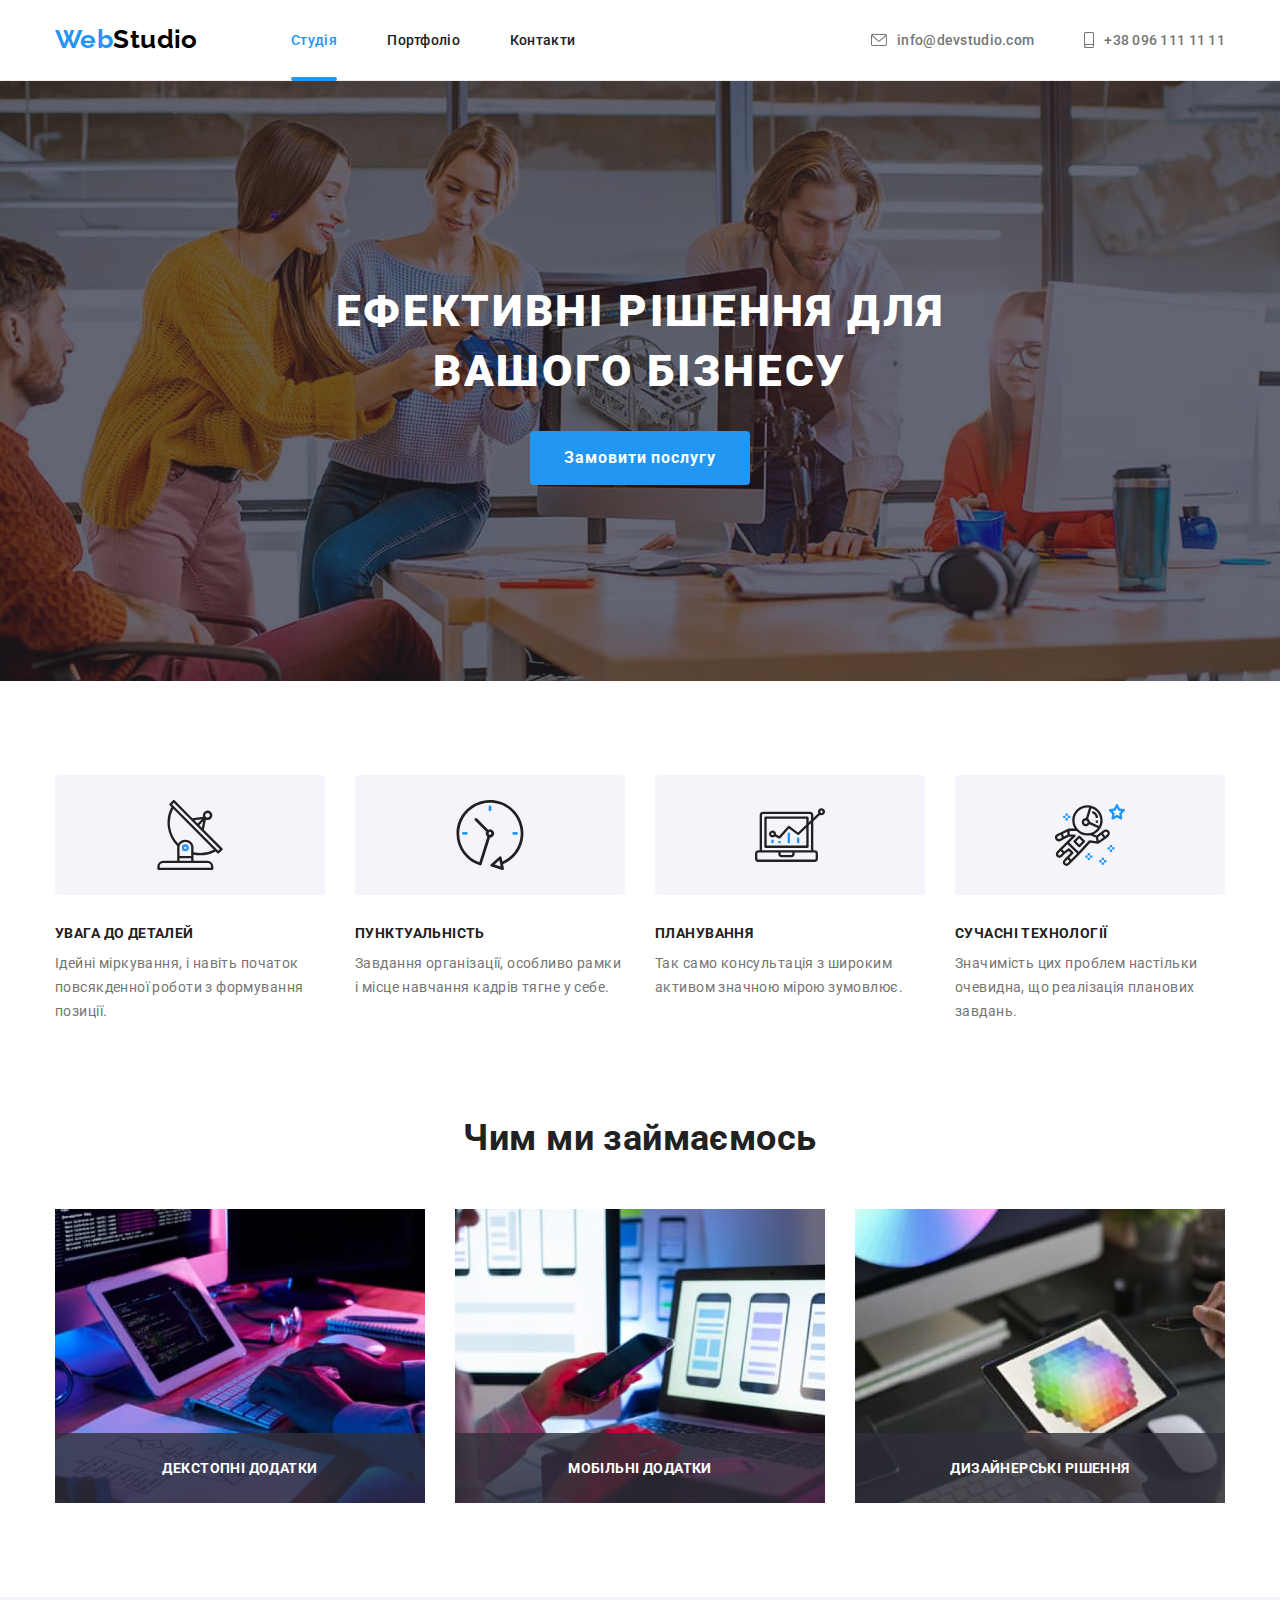
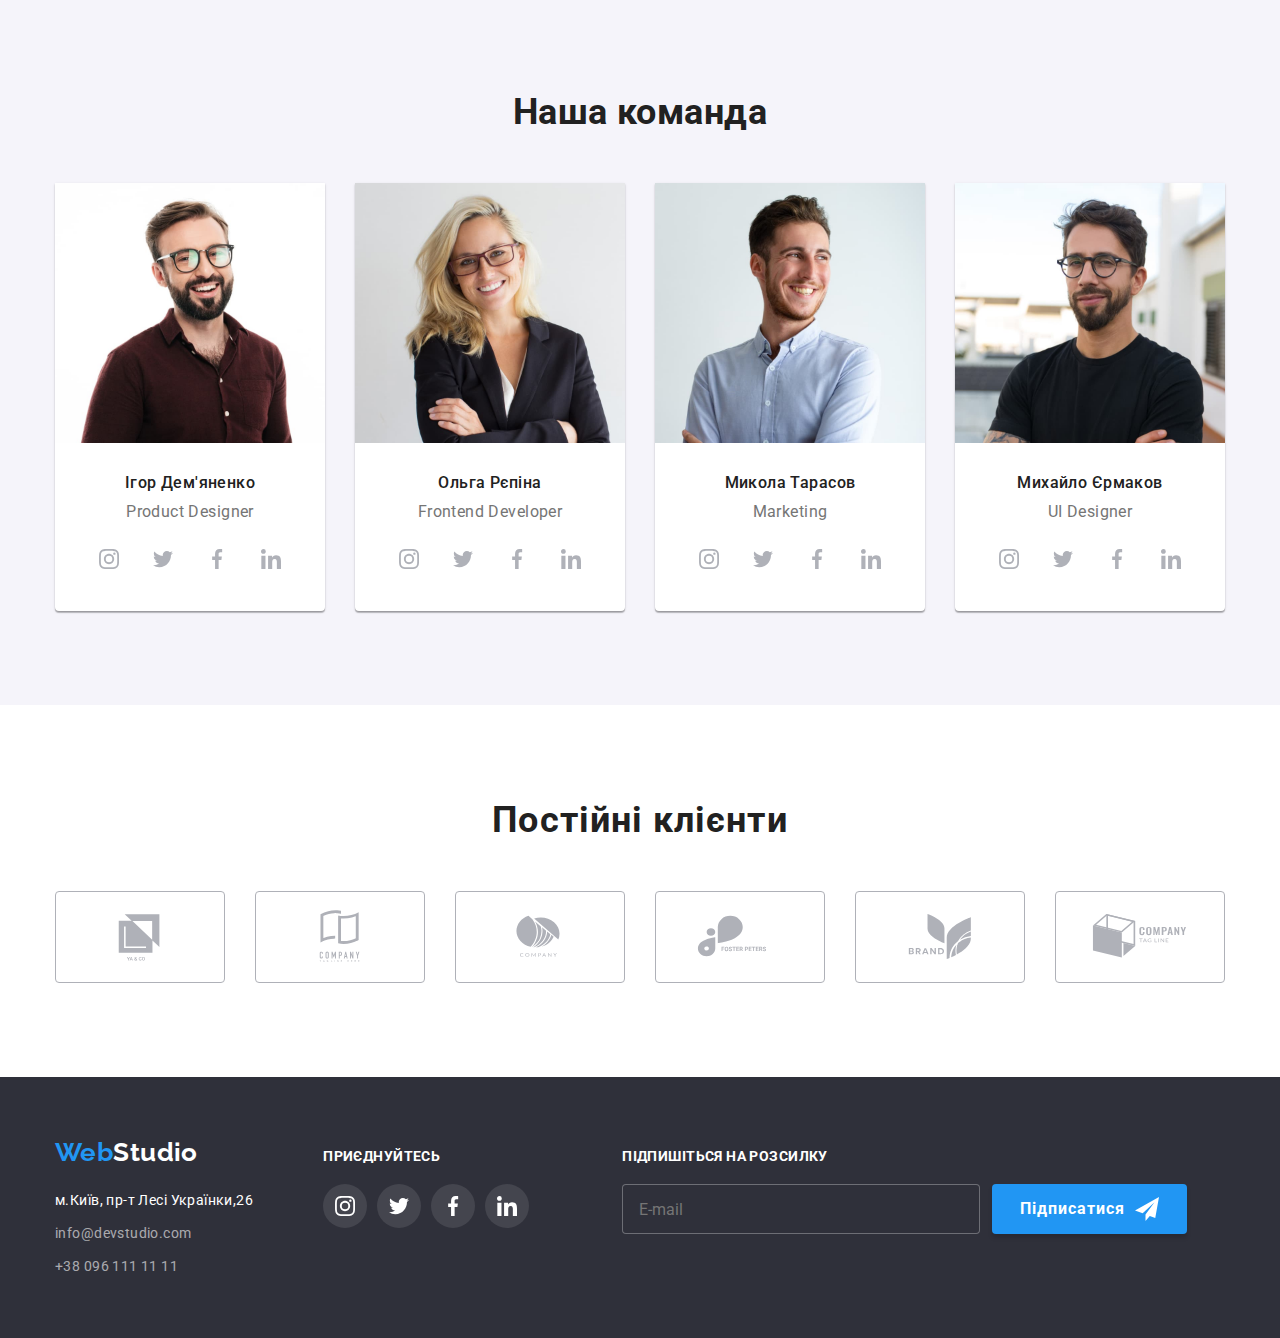
<file: index.html>
<!DOCTYPE html>
<html lang="uk">
  <head>
    <meta charset="UTF-8" />
    <meta http-equiv="X-UA-Compatible" content="IE=edge" />
    <meta name="viewport" content="width=device-width, initial-scale=1.0" />
    <title>WebStudio</title>
    <link rel="stylesheet" href="./css/morden-normalize.css" />
    <link rel="stylesheet" href="./css/styles.css" />
    <link rel="preconnect" href="https://fonts.googleapis.com" />
    <link rel="preconnect" href="https://fonts.gstatic.com" crossorigin />
    <link
      href="https://fonts.googleapis.com/css2?family=Raleway:wght@700&family=Roboto:wght@400;500;700;900&display=swap"
      rel="stylesheet"
    />
  </head>
  <body>
    <header class="page-header">
      <div class="container main-nav">
        <nav class="nav">
          <a href="./index.html" lang="en" class="logo"
            ><span class="logo-web">Web</span
            ><span class="logo-studio">Studio</span></a
          >
          <ul class="site-nav list">
            <li>
              <a href="./index.html" class="link-current">Студія</a>
            </li>
            <li>
              <a href="./portfolio.html" class="link">Портфоліо</a>
            </li>
            <li>
              <a href="#" class="link">Контакти</a>
            </li>
          </ul>
        </nav>
        <ul class="contacts-info list">
          <li>
            <a href="mailto:info@devstudio.com"
              ><svg width="16" height="12">
                <use href="./images/icons.svg#letter"></use></svg
              >info@devstudio.com</a
            >
          </li>
          <li>
            <a href="tel:+380961111111">
              <svg width="10" height="16">
                <use href="./images/icons.svg#smartphone"></use></svg
              >+38 096 111 11 11</a
            >
          </li>
        </ul>
      </div>
    </header>
    <main>
      <section class="hero">
        <div class="container">
          <h1 class="hero-tittle">Ефективні рішення для вашого бізнесу</h1>
          <button type="button" class="main-button" data-modal-open>
            Замовити послугу
          </button>
        </div>
      </section>
      <section class="section">
        <div class="container">
          <ul class="flex-list list">
            <li class="item">
              <div class="section-card">
                <svg class="section-icon">
                  <use href="./images/icons.svg#antenna"></use>
                </svg>
              </div>
              <h3 class="section-tittle">Увага до деталей</h3>
              <p class="section-text">
                Ідейні міркування, і навіть початок повсякденної роботи з
                формування позиції.
              </p>
            </li>
            <li class="item">
              <div class="section-card">
                <svg class="section-icon">
                  <use href="./images/icons.svg#clock"></use>
                </svg>
              </div>
              <h3 class="section-tittle">Пунктуальність</h3>
              <p class="section-text">
                Завдання організації, особливо рамки і місце навчання кадрів
                тягне у себе.
              </p>
            </li>
            <li class="item">
              <div class="section-card">
                <svg class="section-icon">
                  <use href="./images/icons.svg#diagram"></use>
                </svg>
              </div>
              <h3 class="section-tittle">Планування</h3>
              <p class="section-text">
                Так само консультація з широким активом значною мірою зумовлює.
              </p>
            </li>
            <li class="item">
              <div class="section-card">
                <svg class="section-icon">
                  <use href="./images/icons.svg#astronaut"></use>
                </svg>
              </div>
              <h3 class="section-tittle">Сучасні технології</h3>
              <p class="section-text">
                Значимість цих проблем настільки очевидна, що реалізація
                планових завдань.
              </p>
            </li>
          </ul>
        </div>
      </section>
      <section class="section-photo">
        <div class="container">
          <h2 class="tittle-photo">Чим ми займаємось</h2>
          <ul class="flex-photo list">
            <li class="picture">
              <img
                class="flex-picture"
                src="./images/typingonlaptop.jpg"
                alt="набирають текст на ноутбуці"
                width="370"
              />
              <p class="picture-over picture-text">Декстопні додатки</p>
            </li>
            <li class="picture">
              <img
                class="flex-picture"
                src="./images/usingphone.jpg"
                alt="використовують телефон"
                width="370"
              />
              <p class="picture-over picture-text">Мобільні додатки</p>
            </li>
            <li class="picture">
              <img
                class="flex-picture"
                src="./images/usingipad.jpg"
                alt="використовують планшет"
                width="370"
              />
              <p class="picture-over picture-text">Дизайнерські рішення</p>
            </li>
          </ul>
        </div>
      </section>
      <section class="section-team">
        <div class="container">
          <h2 class="tittle-team">Наша команда</h2>
          <ul class="flex-team list">
            <li class="team-member">
              <img
                class="resume"
                src="./images/man1.jpg"
                alt="зображення Ігоря Дем'яненко"
                width="270"
              />
              <h3 class="team-name">Ігор Дем'яненко</h3>
              <p class="team-text">Product Designer</p>
              <ul class="team-link">
                <li>
                  <a class="team-items" href="#">
                    <svg width="20" height="20">
                      <use href="./images/icons.svg#instagram"></use>
                    </svg>
                  </a>
                </li>
                <li>
                  <a class="team-items" href="#">
                    <svg width="20" height="20">
                      <use href="./images/icons.svg#twitter"></use>
                    </svg>
                  </a>
                </li>
                <li>
                  <a class="team-items" href="#">
                    <svg width="20" height="20">
                      <use href="./images/icons.svg#facebook"></use>
                    </svg>
                  </a>
                </li>
                <li>
                  <a class="team-items" href="#">
                    <svg width="20" height="20">
                      <use href="./images/icons.svg#linkedin"></use>
                    </svg>
                  </a>
                </li>
              </ul>
            </li>
            <li class="team-member">
              <img
                class="resume"
                src="./images/woman2.jpg"
                alt="Зображення Ольги Рєпіной"
                width="270"
              />
              <h3 class="team-name">Ольга Рєпіна</h3>
              <p class="team-text">Frontend Developer</p>
              <ul class="team-link">
                <li>
                  <a class="team-items" href="#">
                    <svg width="20" height="20">
                      <use href="./images/icons.svg#instagram"></use>
                    </svg>
                  </a>
                </li>
                <li>
                  <a class="team-items" href="#">
                    <svg width="20" height="20">
                      <use href="./images/icons.svg#twitter"></use>
                    </svg>
                  </a>
                </li>
                <li>
                  <a class="team-items" href="#">
                    <svg width="20" height="20">
                      <use href="./images/icons.svg#facebook"></use>
                    </svg>
                  </a>
                </li>
                <li>
                  <a class="team-items" href="#">
                    <svg width="20" height="20">
                      <use href="./images/icons.svg#linkedin"></use>
                    </svg>
                  </a>
                </li>
              </ul>
            </li>
            <li class="team-member">
              <img
                class="resume"
                src="./images/man3.jpg"
                alt="Зображення Миколи Тарасова"
                width="270"
              />
              <h3 class="team-name">Микола Тарасов</h3>
              <p class="team-text">Marketing</p>

              <ul class="team-link">
                <li>
                  <a class="team-items" href="#">
                    <svg width="20" height="20">
                      <use href="./images/icons.svg#instagram"></use>
                    </svg>
                  </a>
                </li>
                <li>
                  <a class="team-items" href="#">
                    <svg width="20" height="20">
                      <use href="./images/icons.svg#twitter"></use>
                    </svg>
                  </a>
                </li>
                <li>
                  <a class="team-items" href="#">
                    <svg width="20" height="20">
                      <use href="./images/icons.svg#facebook"></use>
                    </svg>
                  </a>
                </li>
                <li>
                  <a class="team-items" href="#">
                    <svg width="20" height="20">
                      <use href="./images/icons.svg#linkedin"></use>
                    </svg>
                  </a>
                </li>
              </ul>
            </li>
            <li class="team-member">
              <img
                class="resume"
                src="./images/man4.jpg"
                alt="Зображення Михайла Єрмакова"
                width="270"
              />
              <h3 class="team-name">Михайло Єрмаков</h3>
              <p class="team-text">UI Designer</p>

              <ul class="team-link">
                <li>
                  <a class="team-items" href="#">
                    <svg width="20" height="20">
                      <use href="./images/icons.svg#instagram"></use>
                    </svg>
                  </a>
                </li>
                <li>
                  <a class="team-items" href="#">
                    <svg width="20" height="20">
                      <use href="./images/icons.svg#twitter"></use>
                    </svg>
                  </a>
                </li>
                <li>
                  <a class="team-items" href="#">
                    <svg width="20" height="20">
                      <use href="./images/icons.svg#facebook"></use>
                    </svg>
                  </a>
                </li>
                <li>
                  <a class="team-items" href="#">
                    <svg width="20" height="20">
                      <use href="./images/icons.svg#linkedin"></use>
                    </svg>
                  </a>
                </li>
              </ul>
            </li>
          </ul>
        </div>
      </section>
      <section class="section-link">
        <div class="container">
          <h2 class="tittle-clients">Постійні клієнти</h2>
          <ul class="clients-list list">
            <li class="clients-item">
              <a class="clients-link" href="#">
                <svg width="106" height="60">
                  <use href="./images/icons.svg#Logo1"></use>
                </svg>
              </a>
            </li>
            <li class="clients-item">
              <a class="clients-link" href="#">
                <svg width="106" height="60">
                  <use href="./images/icons.svg#Logo2"></use>
                </svg>
              </a>
            </li>
            <li class="clients-item">
              <a class="clients-link" href="#">
                <svg width="106" height="60">
                  <use href="./images/icons.svg#Logo-3"></use>
                </svg>
              </a>
            </li>
            <li class="clients-item">
              <a class="clients-link" href="#">
                <svg width="106" height="60">
                  <use href="./images/icons.svg#Logo4"></use>
                </svg>
              </a>
            </li>
            <li class="clients-item">
              <a class="clients-link" href="#">
                <svg width="106" height="60">
                  <use href="./images/icons.svg#Logo5"></use>
                </svg>
              </a>
            </li>
            <li class="clients-item">
              <a class="clients-link" href="#">
                <svg width="106" height="60">
                  <use href="./images/icons.svg#Logo6"></use>
                </svg>
              </a>
            </li>
          </ul>
        </div>
      </section>
    </main>
    <footer class="page-footer">
      <div class="footer-container container">
        <div class="container-one">
          <a href="./index.html" lang="en" class="logo-footer"
            ><span class="logo-web">Web</span
            ><span class="footer-logo-studio">Studio</span></a
          >
          <address class="contact-footer">
            <ul class="footer-list list">
              <li>
                <a
                  class="address"
                  href="https://goo.gl/maps/CPtrU1FHBa2aNyZL9"
                  target="_blank"
                  rel="noopener noreferrer nofollow"
                  >м.Київ, пр-т Лесі Українки,26</a
                >
              </li>
              <li>
                <a href="mailto:info@devstudio.com">info@devstudio.com</a>
              </li>
              <li>
                <a href="tel:+380961111111">+38 096 111 11 11</a>
              </li>
            </ul>
          </address>
        </div>
        <div class="container-two">
          <p class="footer-tittle">Приєднуйтесь</p>
          <ul class="footer-link list">
            <li>
              <a class="social-items" href="#">
                <svg width="20" height="20">
                  <use href="./images/icons.svg#instagram"></use>
                </svg>
              </a>
            </li>
            <li>
              <a class="social-items" href="#">
                <svg width="20" height="20">
                  <use href="./images/icons.svg#twitter"></use>
                </svg>
              </a>
            </li>
            <li>
              <a class="social-items" href="#">
                <svg width="20" height="20">
                  <use href="./images/icons.svg#facebook"></use>
                </svg>
              </a>
            </li>
            <li>
              <a class="social-items" href="#">
                <svg width="20" height="20">
                  <use href="./images/icons.svg#linkedin"></use>
                </svg>
              </a>
            </li>
          </ul>
        </div>
        <div class="container-three">
          <form>
            <p class="footer-label">Підпишіться на розсилку</p>
            <div class="footer-input">
              <input
                class="input-btn"
                type="email"
                name="mail"
                placeholder="E-mail"
              />
              <button class="btn-sub" type="submit">
                Підписатися
                <svg class="button-icon" width="24" height="24">
                  <use href="./images/icons.svg#icon-send"></use>
                </svg>
              </button>
            </div>
          </form>
        </div>
      </div>
    </footer>
    <div class="backdrop is-hidden" data-modal>
      <div class="modal">
        <button type="button" class="close-buttom" data-modal-close>
          <svg class="close-icon" width="18" height="18">
            <use href="./images/modalicons.svg#close-black-18dp-2-1"></use>
          </svg>
        </button>
        <p class="modal-tittle">Залиште свої дані, ми вам передзвонимо</p>
        <form class="form" name="contact-form">
          <label class="form-label" for="name">Ім'я</label>
          <div class="form-control">
            <input class="form-input" type="text" name="name" id="name" />
            <svg class="form-icon" width="18" height="18">
              <use href="./images/modalicons.svg#person"></use>
            </svg>
          </div>
          <label class="form-label" for="tel">Телефон</label>
          <div class="form-control">
            <input class="form-input" type="tel" name="tel" id="tel" />
            <svg class="form-icon" width="18" height="18">
              <use href="./images/modalicons.svg#phone"></use>
            </svg>
          </div>
          <label class="form-label" for="mail">Пошта</label>
          <div class="form-control">
            <input class="form-input" type="email" name="mail" id="mail" />
            <svg class="form-icon" width="18" height="18">
              <use href="./images/modalicons.svg#email"></use>
            </svg>
          </div>
          <label class="form-label" for="comment">Коментар</label>
          <textarea
            class="form-comment"
            name="comment"
            id="comment"
            placeholder="Введіть текст"
          ></textarea>
          <div class="checkbox-field">
            <label class="checkbox-label" for="checkbox">
              <input
                class="checkbox-input"
                type="checkbox"
                name="checkbox"
                id="checkbox"
              />
              <span class="checkbox-border">
                <svg class="checkbox-icon" width="16" height="15">
                  <use href="./images/icons.svg#icon-check"></use>
                </svg>
              </span>
              Погоджуюся з розсилкою та приймаю
              <a class="form-link" href="#">Умови договору</a>
            </label>
          </div>
          <button class="form-button" type="submit">Відправити</button>
        </form>
      </div>
    </div>
    <script src="./js/modal.js"></script>
  </body>
</html>
</file>
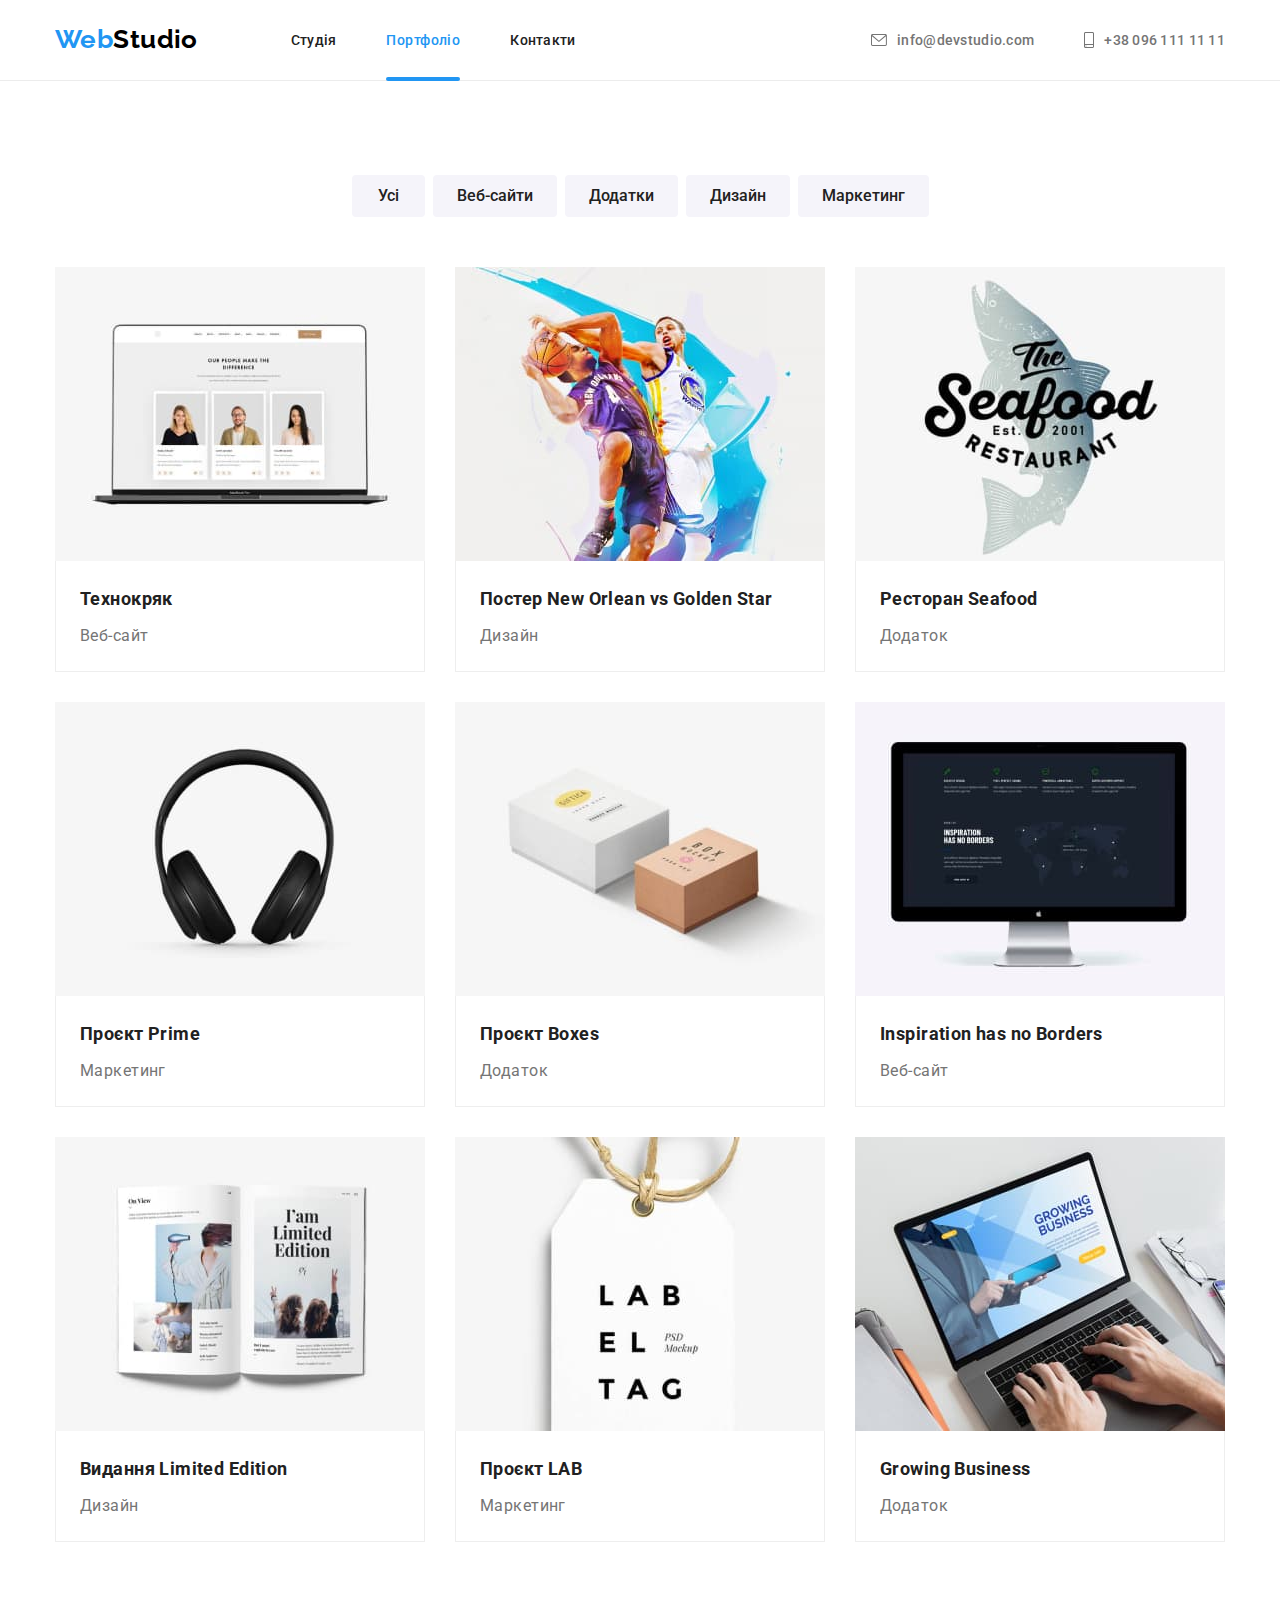
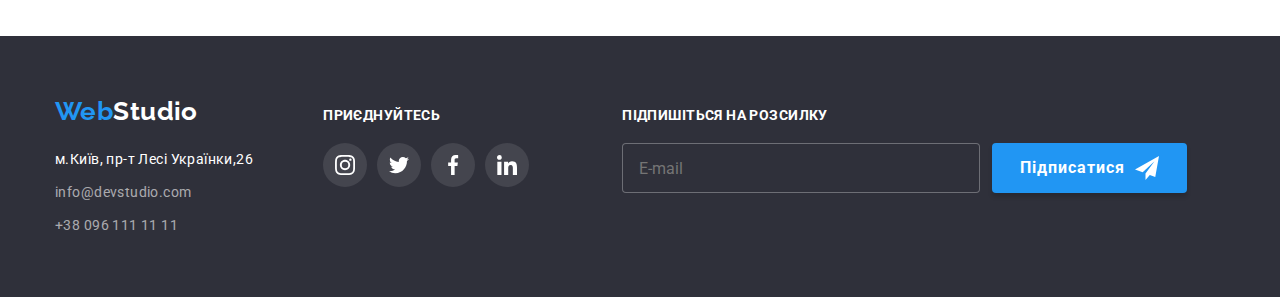
<file: portfolio.html>
<!DOCTYPE html>
<html lang="uk">
  <head>
    <meta charset="UTF-8" />
    <meta http-equiv="X-UA-Compatible" content="IE=edge" />
    <meta name="viewport" content="width=device-width, initial-scale=1.0" />
    <title>WebStudio</title>
    <link rel="stylesheet" href="./css/morden-normalize.css" />
    <link rel="stylesheet" href="./css/styles.css" />
    <link rel="preconnect" href="https://fonts.googleapis.com" />
    <link rel="preconnect" href="https://fonts.gstatic.com" crossorigin />
    <link
      href="https://fonts.googleapis.com/css2?family=Raleway:wght@700&family=Roboto:wght@400;500;700;900&display=swap"
      rel="stylesheet"
    />
  </head>
  <body>
    <header class="page-header">
      <div class="container main-nav">
        <nav class="nav">
          <a href="./index.html" lang="en" class="logo"
            ><span class="logo-web">Web</span
            ><span class="logo-studio">Studio</span></a
          >
          <ul class="site-nav list">
            <li>
              <a href="./index.html" class="link">Студія</a>
            </li>
            <li>
              <a href="./portfolio.html" class="link-current">Портфоліо</a>
            </li>
            <li>
              <a href="#" class="link">Контакти</a>
            </li>
          </ul>
        </nav>
        <ul class="contacts-info list">
          <li>
            <a href="mailto:info@devstudio.com"
              ><svg width="16" height="12">
                <use href="./images/icons.svg#letter"></use></svg
              >info@devstudio.com</a
            >
          </li>
          <li>
            <a href="tel:+380961111111">
              <svg width="10" height="16">
                <use href="./images/icons.svg#smartphone"></use></svg
              >+38 096 111 11 11</a
            >
          </li>
        </ul>
      </div>
    </header>
    <main>
      <section class="section">
        <div class="container">
          <h1 class="portfolio-tittle">Наші проєкти</h1>
          <ul class="flex-button list">
            <li>
              <button type="button" class="button">Усі</button>
            </li>
            <li>
              <button type="button" class="button">Веб-сайти</button>
            </li>
            <li>
              <button type="button" class="button">Додатки</button>
            </li>
            <li>
              <button type="button" class="button">Дизайн</button>
            </li>
            <li>
              <button type="button" class="button">Маркетинг</button>
            </li>
          </ul>
          <ul class="flex-container list">
            <li class="element">
              <a class="element-link" href="#">
                <div class="element-overlay">
                  <img
                    class="element-img"
                    src="./images/portfolio1.jpg"
                    alt="Ноутбук"
                    width="370"
                  />
                  <p class="element-discribtion">
                    Ресурс пропонує комплексні пропозиції з різним рівнем
                    функціоналу та сервісів. Все це дозволить відвідувачу
                    отримати вичерпні відомості про компанію чи приватну особу.
                  </p>
                </div>
                <div class="portf-item">
                  <h3 class="option-tittle">Технокряк</h3>
                  <p class="option-text">Веб-сайт</p>
                </div>
              </a>
            </li>
            <li class="element">
              <a class="element-link" href="#">
                <div class="element-overlay">
                  <img
                    class="element-img"
                    src="./images/portfolio2.jpg"
                    alt="Постер гравців в баскетбол"
                    width="370"
                  />
                  <p class="element-discribtion">
                    Ресурс пропонує комплексні пропозиції з різним рівнем
                    функціоналу та сервісів. Все це дозволить відвідувачу
                    отримати вичерпні відомості про компанію чи приватну особу.
                  </p>
                </div>
                <div class="portf-item">
                  <h3 class="option-tittle">
                    Постер New Orlean vs Golden Star
                  </h3>
                  <p class="option-text">Дизайн</p>
                </div>
              </a>
            </li>
            <li class="element">
              <a class="element-link" href="#">
                <div class="element-overlay">
                  <img
                    class="element-img"
                    src="./images/portfolio3.jpg"
                    alt="Постер ресторану"
                    width="370"
                  />
                  <p class="element-discribtion">
                    Ресурс пропонує комплексні пропозиції з різним рівнем
                    функціоналу та сервісів. Все це дозволить відвідувачу
                    отримати вичерпні відомості про компанію чи приватну особу.
                  </p>
                </div>
                <div class="portf-item">
                  <h3 class="option-tittle">Ресторан Seafood</h3>
                  <p class="option-text">Додаток</p>
                </div>
              </a>
            </li>
            <li class="element">
              <a class="element-link" href="#">
                <div class="element-overlay">
                  <img
                    class="element-img"
                    src="./images/portfolio4.jpg"
                    alt="Навушники"
                    width="370"
                  />
                  <p class="element-discribtion">
                    Ресурс пропонує комплексні пропозиції з різним рівнем
                    функціоналу та сервісів. Все це дозволить відвідувачу
                    отримати вичерпні відомості про компанію чи приватну особу.
                  </p>
                </div>
                <div class="portf-item">
                  <h3 class="option-tittle">Проєкт Prime</h3>
                  <p class="option-text">Маркетинг</p>
                </div>
              </a>
            </li>
            <li class="element">
              <a class="element-link" href="#">
                <div class="element-overlay">
                  <img
                    class="element-img"
                    src="./images/portfolio5.jpg"
                    alt="Дві коробки"
                    width="370"
                  />
                  <p class="element-discribtion">
                    Ресурс пропонує комплексні пропозиції з різним рівнем
                    функціоналу та сервісів. Все це дозволить відвідувачу
                    отримати вичерпні відомості про компанію чи приватну особу.
                  </p>
                </div>
                <div class="portf-item">
                  <h3 class="option-tittle">Проєкт Boxes</h3>
                  <p class="option-text">Додаток</p>
                </div>
              </a>
            </li>
            <li class="element">
              <a class="element-link" href="#">
                <div class="element-overlay">
                  <img
                    class="element-img"
                    src="./images/portfolio6.jpg"
                    alt="Комп'ютер"
                    width="370"
                  />
                  <p class="element-discribtion">
                    Ресурс пропонує комплексні пропозиції з різним рівнем
                    функціоналу та сервісів. Все це дозволить відвідувачу
                    отримати вичерпні відомості про компанію чи приватну особу.
                  </p>
                </div>
                <div class="portf-item">
                  <h3 class="option-tittle">Inspiration has no Borders</h3>
                  <p class="option-text">Веб-сайт</p>
                </div>
              </a>
            </li>
            <li class="element">
              <a class="element-link" href="#">
                <div class="element-overlay">
                  <img
                    class="element-img"
                    src="./images/portfolio7.jpg"
                    alt="Відкритий журнал"
                    width="370"
                  />
                  <p class="element-discribtion">
                    Ресурс пропонує комплексні пропозиції з різним рівнем
                    функціоналу та сервісів. Все це дозволить відвідувачу
                    отримати вичерпні відомості про компанію чи приватну особу.
                  </p>
                </div>
                <div class="portf-item">
                  <h3 class="option-tittle">Видання Limited Edition</h3>
                  <p class="option-text">Дизайн</p>
                </div>
              </a>
            </li>
            <li class="element">
              <a class="element-link" href="#">
                <div class="element-overlay">
                  <img
                    class="element-img"
                    src="./images/portfolio8.jpg"
                    alt="Етикетка"
                    width="370"
                  />
                  <p class="element-discribtion">
                    Ресурс пропонує комплексні пропозиції з різним рівнем
                    функціоналу та сервісів. Все це дозволить відвідувачу
                    отримати вичерпні відомості про компанію чи приватну особу.
                  </p>
                </div>
                <div class="portf-item">
                  <h3 class="option-tittle">Проєкт LAB</h3>
                  <p class="option-text">Маркетинг</p>
                </div>
              </a>
            </li>
            <li class="element">
              <a class="element-link" href="#">
                <div class="element-overlay">
                  <img
                    class="element-img"
                    src="./images/portfolio9.jpg"
                    alt="Робота за ноутбуком"
                    width="370"
                  />
                  <p class="element-discribtion">
                    Ресурс пропонує комплексні пропозиції з різним рівнем
                    функціоналу та сервісів. Все це дозволить відвідувачу
                    отримати вичерпні відомості про компанію чи приватну особу.
                  </p>
                </div>
                <div class="portf-item">
                  <h3 class="option-tittle">Growing Business</h3>
                  <p class="option-text">Додаток</p>
                </div>
              </a>
            </li>
          </ul>
        </div>
      </section>
    </main>
    <footer class="page-footer">
      <div class="footer-container container">
        <div class="container-one">
          <a href="./index.html" lang="en" class="logo-footer"
            ><span class="logo-web">Web</span
            ><span class="footer-logo-studio">Studio</span></a
          >
          <address class="contact-footer">
            <ul class="footer-list list">
              <li>
                <a
                  class="address"
                  href="https://goo.gl/maps/CPtrU1FHBa2aNyZL9"
                  target="_blank"
                  rel="noopener noreferrer nofollow"
                  >м.Київ, пр-т Лесі Українки,26</a
                >
              </li>
              <li>
                <a href="mailto:info@devstudio.com">info@devstudio.com</a>
              </li>
              <li>
                <a href="tel:+380961111111">+38 096 111 11 11</a>
              </li>
            </ul>
          </address>
        </div>
        <div class="container-two">
          <p class="footer-tittle">Приєднуйтесь</p>
          <ul class="footer-link list">
            <li>
              <a class="social-items" href="#">
                <svg width="20" height="20">
                  <use href="./images/icons.svg#instagram"></use>
                </svg>
              </a>
            </li>
            <li>
              <a class="social-items" href="#">
                <svg width="20" height="20">
                  <use href="./images/icons.svg#twitter"></use>
                </svg>
              </a>
            </li>
            <li>
              <a class="social-items" href="#">
                <svg width="20" height="20">
                  <use href="./images/icons.svg#facebook"></use>
                </svg>
              </a>
            </li>
            <li>
              <a class="social-items" href="#">
                <svg width="20" height="20">
                  <use href="./images/icons.svg#linkedin"></use>
                </svg>
              </a>
            </li>
          </ul>
        </div>
        <div class="container-three">
          <form>
            <p class="footer-label">Підпишіться на розсилку</p>
            <div class="footer-input">
              <input
                class="input-btn"
                type="email"
                name="mail"
                placeholder="E-mail"
              />
              <button class="btn-sub" type="submit">
                Підписатися
                <svg class="button-icon" width="24" height="24">
                  <use href="./images/icons.svg#icon-send"></use>
                </svg>
              </button>
            </div>
          </form>
        </div>
      </div>
    </footer>
  </body>
</html>
</file>
<file: css/styles.css>
:root {
  --primery-text-color: #757575;
  --tittle-text-color: #212121;
  --accent-color: #2196f3;
}
body {
  color: var(--primery-text-color);
  background-color: #ffffff;
  font-family: Roboto;
  font-size: 14px;
  letter-spacing: 0.03em;
}
ul {
  list-style: none;
}
.list {
  padding: 0;
  margin: 0;
}
p,
h1,
h2,
h3 {
  margin: 0;
  padding: 0;
}

.page-header {
  border-bottom: 1px solid #ececec;
}
.main-nav {
  display: flex;
  align-items: center;
}
.nav {
  display: flex;
}
.logo {
  font-family: "Raleway";
  color: black;
  font-weight: 700;
  font-size: 26px;
  line-height: 31px;
  text-decoration: none;
  padding: 24px 0;
}
.logo-web {
  color: #2196f3;
}
.site-nav {
  display: flex;
  margin-left: 93px;
  gap: 50px;
}

.site-nav .link {
  display: block;
  padding-top: 32px;
  padding-bottom: 32px;
  color: #212121;
  font-size: 14px;
  line-height: 16px;
  letter-spacing: 0.02em;
  text-decoration: none;
  font-weight: 500;

  transition: color 250ms cubic-bezier(0.4, 0, 0.2, 1);
}
.site-nav .link:hover,
.site-nav .link:focus {
  color: var(--accent-color);
}
.site-nav .link-current {
  display: block;
  padding-top: 32px;
  padding-bottom: 32px;
  color: var(--accent-color);
  text-decoration: none;
  font-weight: 500;
  position: relative;
}
.link-current::after {
  content: "";
  width: 100%;
  height: 4px;
  position: absolute;
  left: 0;
  bottom: -1px;
  background-color: var(--accent-color);
  border-radius: 2px;
}

.contacts-info {
  display: flex;
  margin-left: auto;
  gap: 50px;
}

.contacts-info a {
  display: flex;
  gap: 10px;
  align-items: center;
  padding-top: 32px;
  padding-bottom: 32px;
  color: var(--primery-text-color);
  fill: var(--primery-text-color);
  font-size: 14px;
  line-height: 16px;
  letter-spacing: 0.02em;
  text-decoration: none;
  font-weight: 500;

  transition: color 250ms cubic-bezier(0.4, 0, 0.2, 1),
    fill 250ms cubic-bezier(0.4, 0, 0.2, 1);
}
.contacts-info a:hover,
.contacts-info a:focus {
  color: var(--accent-color);
  fill: var(--accent-color);
}
/*hero-tittle*/
.hero {
  background-color: #2f303a;
  text-align: center;
  padding-top: 200px;
  padding-bottom: 200px;
  background-image: linear-gradient(
      to right,
      rgba(47, 48, 58, 0.4),
      rgba(47, 48, 58, 0.4)
    ),
    url(../images/section-tittle.jpg);
  height: 600px;
  max-width: 1600px;
  margin-left: auto;
  margin-right: auto;
  background-size: cover;
  background-repeat: no-repeat;
  background-position: center;
}
.hero-tittle {
  letter-spacing: 0.06em;
  text-transform: uppercase;
  color: #ffffff;
  font-weight: 900;
  font-size: 44px;
  line-height: 60px;
  width: 696px;
  margin: 0 auto 30px;
}
/*button*/
.main-button {
  border-radius: 4px;
  padding: 10px 32px;
  min-width: 216px;
  color: #ffffff;
  background-color: #2196f3;
  border-color: transparent;
  cursor: pointer;
  font-weight: 700;
  font-size: 16px;
  line-height: 30px;
  letter-spacing: 0.06em;
  text-align: center;
}
.section {
  padding-top: 94px;
  padding-bottom: 94px;
}
.flex-list {
  display: flex;
}
.flex-list .item {
  width: 270px;
  margin-right: 30px;
}
.flex-list .item:nth-child(4n) {
  margin-right: 0;
}
.section-card {
  display: flex;
  background-color: #f5f4fa;
  height: 120px;
  justify-content: center;
  align-items: center;
  margin-bottom: 30px;
  border-radius: 4px;
}
.section-icon {
  width: 70px;
  height: 70px;
}
.flex-photo {
  display: flex;
  justify-content: center;
}
.flex-picture {
  display: block;
  max-width: 100%;
  height: auto;
}
.picture-over {
  position: absolute;
  bottom: 0;
  right: 0;
  width: 370px;
  height: 70px;
  background: rgba(47, 48, 58, 0.8);
}
.picture-text {
  display: flex;
  justify-content: center;
  align-items: center;
  font-style: normal;
  font-weight: 700;
  line-height: 16px;
  text-transform: uppercase;
  color: #ffffff;
}
.picture {
  margin-right: 30px;
  position: relative;
}
.picture:nth-child(3n) {
  margin-right: 0;
}
.flex-team {
  display: flex;
}
.team-member {
  background-color: #ffffff;
  width: 270px;
  margin-right: 30px;
  box-shadow: 0px 1px 3px rgba(0, 0, 0, 0.12), 0px 1px 1px rgba(0, 0, 0, 0.14),
    0px 2px 1px rgba(0, 0, 0, 0.2);
  border-radius: 0px 0px 4px 4px;
}
.team-member:nth-child(4n) {
  margin-right: 0;
}
.resume {
  display: block;
  max-width: 100%;
  height: auto;
}

/*section-tittle*/
.section-tittle {
  color: var(--tittle-text-color);
  font-weight: 700;
  font-size: 14px;
  line-height: 16px;
  text-transform: uppercase;
  margin-top: 0;
  margin-bottom: 10px;
}
.section-text {
  font-size: 14px;
  line-height: 24px;
  margin-top: 0;
  margin-bottom: 0;
}
.section-photo {
  padding-bottom: 94px;
}

.tittle-photo {
  color: var(--tittle-text-color);
  font-weight: 700;
  font-size: 36px;
  line-height: 42px;
  margin-top: 0;
  margin-bottom: 50px;
  text-align: center;
}
.section-team {
  background-color: #f5f4fa;
  padding-top: 94px;
  padding-bottom: 94px;
}
.tittle-team {
  color: var(--tittle-text-color);
  font-weight: 700;
  font-size: 36px;
  line-height: 42px;
  margin-top: 0;
  margin-bottom: 50px;
  text-align: center;
}
.team-name {
  color: var(--tittle-text-color);
  font-weight: 500;
  font-size: 16px;
  line-height: 19px;
  margin-top: 0;
  margin-bottom: 10px;
  text-align: center;
  padding-top: 30px;
}
.team-text {
  font-weight: 400;
  font-size: 16px;
  line-height: 19px;
  margin-top: 0;
  margin-bottom: 16px;
  text-align: center;
}
.team-link {
  display: flex;
  align-items: center;
  gap: 10px;
  padding-bottom: 30px;
  padding-left: 0;
  justify-content: center;
}
.team-items {
  width: 44px;
  height: 44px;
  fill: #afb1b8;
  background-color: #ffffff;
  display: flex;
  align-items: center;
  justify-content: center;
  border-radius: 50%;

  transition: background-color 250ms cubic-bezier(0.4, 0, 0.2, 1),
    fill 250ms cubic-bezier(0.4, 0, 0.2, 1);
}
.team-items:hover,
.team-items:focus {
  fill: #ffffff;
  background-color: var(--accent-color);
}
.section-link {
  background-color: #ffffff;
  padding-top: 94px;
  padding-bottom: 94px;
}
.tittle-clients {
  font-weight: 700;
  font-size: 36px;
  line-height: 42px;
  text-align: center;
  letter-spacing: 0.03em;
  color: #212121;
  margin-bottom: 50px;
}
.clients-list {
  display: flex;
  gap: 30px;
}
.clients-item {
  width: 170px;
  height: 92px;
}
.clients-link {
  display: flex;
  align-items: center;
  justify-content: center;
  width: 100%;
  height: 100%;
  fill: #afb1b8;
  border: 1px solid #afb1b8;
  border-radius: 4px;
  transition: border-color 250ms cubic-bezier(0.4, 0, 0.2, 1),
    fill 250ms cubic-bezier(0.4, 0, 0.2, 1);
}
.clients-link:hover,
.clients-link:focus {
  fill: var(--accent-color);
  border-color: var(--accent-color);
}

.portfolio-tittle {
  display: none;
}
.button {
  color: #212121;
  background-color: #f5f4fa;
  border-color: transparent;
  cursor: pointer;
  font-weight: 500;
  font-size: 16px;
  line-height: 26px;
  border-radius: 4px;
  padding: 6px 22px;
  min-width: 73px;
  text-align: center;
  transition: background-color 250ms cubic-bezier(0.4, 0, 0.2, 1),
    color 250ms cubic-bezier(0.4, 0, 0.2, 1),
    box-shadow 250ms cubic-bezier(0.4, 0, 0.2, 1);
}
.button:hover,
.button:focus {
  color: white;
  background-color: #2196f3;
  box-shadow: 0px 3px 1px rgba(0, 0, 0, 0.1), 0px 1px 2px rgba(0, 0, 0, 0.08),
    0px 2px 2px rgba(0, 0, 0, 0.12);
}
.option-tittle {
  color: var(--tittle-text-color);
  font-weight: 700;
  font-size: 18px;
  line-height: 36px;
  margin-bottom: 4px;
}
.option-text {
  font-weight: 400;
  font-size: 16px;
  line-height: 30px;
}
.page-footer {
  background-color: #2f303a;
  color: rgba(255, 255, 255, 0.6);
  padding-top: 60px;
  padding-bottom: 60px;
}
.footer-logo-studio {
  color: #ffffff;
  font-weight: 700;
  font-size: 26px;
  line-height: 31px;
}
.logo-footer {
  display: inline-block;
  margin-bottom: 20px;
  font-family: "Raleway";
  color: black;
  font-weight: 700;
  font-size: 26px;
  line-height: 31px;
  text-decoration: none;
}
.contact-footer a {
  color: rgba(255, 255, 255, 0.6);
  font-size: 14px;
  line-height: 24px;
  text-decoration: none;
  font-style: normal;
  transition: color 250ms cubic-bezier(0.4, 0, 0.2, 1);
}
.contact-footer a:hover,
.contact-footer a:focus {
  color: var(--accent-color);
}
.contact-footer .address {
  color: #ffffff;
}
.footer-list {
  display: flex;
  flex-direction: column;
  gap: 9px;
}
.footer-tittle {
  color: #ffffff;
  text-transform: uppercase;
  margin-bottom: 20px;
  font-weight: 700;
  font-size: 14px;
  line-height: 16px;
  letter-spacing: 0.03em;
}
.footer-link {
  display: flex;
  align-items: center;
  gap: 10px;
}
.social-items {
  width: 44px;
  height: 44px;
  fill: #ffffff;
  background-color: rgba(255, 255, 255, 0.1);
  display: flex;
  align-items: center;
  justify-content: center;
  border-radius: 50%;
  transition: background-color 250ms cubic-bezier(0.4, 0, 0.2, 1);
}
.social-items:hover,
.social-items:focus {
  background-color: var(--accent-color);
}

.footer-container {
  display: flex;
  align-items: baseline;
}
.container-two {
  margin-left: 70px;
}
/*Footer-mail*/
.container-three {
  display: flex;
  margin-left: 93px;
}
.footer-label {
  color: #ffffff;
  text-transform: uppercase;
  margin-bottom: 20px;
  font-weight: 700;
  font-size: 14px;
  line-height: 16px;
  letter-spacing: 0.03em;
}
.footer-input {
  display: flex;
}
.input-btn {
  margin-left: auto;
  margin-right: 12px;
  font-size: 16px;
  line-height: 1.2;
  background-color: rgba(47, 48, 58, 1);
  color: rgba(255, 255, 255, 0.6);
  padding-left: 16px;
  width: 358px;
  height: 50px;
  border: 1px solid rgba(255, 255, 255, 0.3);
  border-radius: 4px;
  outline: none;
  transition: border-color var(--accent-color);
}
.btn-sub {
  padding: 10px 28px;
  color: #ffffff;
  background-color: #2196f3;
  border: #2196f3;
  box-shadow: 0px 4px 4px rgba(0, 0, 0, 0.15);
  border-radius: 4px;
  display: flex;
  align-items: center;
  text-align: center;
  letter-spacing: 0.06em;
  font-weight: 700;
  font-size: 16px;
  line-height: 1.8;
  cursor: pointer;
}
.button-icon {
  fill: #ffffff;
  margin-left: 10px;
}
.container {
  margin-left: auto;
  margin-right: auto;
  width: 1200px;
  padding-left: 15px;
  padding-right: 15px;
}
.flex-button {
  display: flex;
  justify-content: center;
  margin-bottom: 50px;
  gap: 8px;
}

.flex-container {
  display: flex;
  flex-wrap: wrap;
}
.element {
  width: 370px;
  margin-right: 30px;
  margin-bottom: 30px;
}
.element-overlay {
  position: relative;
  overflow: hidden;
}
.element-discribtion {
  position: absolute;
  font-style: normal;
  top: 0;
  left: 0;
  width: 100%;
  height: 100%;
  font-weight: 400;
  font-size: 18px;
  line-height: 28px;
  background-color: rgba(33, 150, 243, 0.9);
  color: #ffffff;
  padding: 63px 24px;
  transform: translateY(101%);
  transition: transform 250ms cubic-bezier(0.4, 0, 0.2, 1);
}
.element-link:hover .element-discribtion {
  transform: translateY(0);
}

.element-link {
  display: block;
  text-decoration: none;
  color: #757575;
  transition: box-shadow 250ms cubic-bezier(0.4, 0, 0.2, 1);
}
.element-link:hover,
.element-link:focus {
  box-shadow: 0px 1px 1px rgba(0, 0, 0, 0.12), 0px 4px 4px rgba(0, 0, 0, 0.06),
    1px 4px 6px rgba(0, 0, 0, 0.16);
}

.element:nth-child(3n) {
  margin-right: 0;
}
.element:nth-last-child(-n + 3) {
  margin-bottom: 0;
}
.portf-item {
  padding: 20px 24px;
  border: 1px solid #eeeeee;
  border-top: none;
}
.element-img {
  display: block;
  max-width: 100%;
  height: auto;
}
/*Modal*/
.backdrop {
  position: fixed;
  left: 0;
  top: 0;
  width: 100%;
  height: 100%;
  background: rgba(0, 0, 0, 0.2);
  opacity: 1;
  transition: opacity 250ms cubic-bezier(0.4, 0, 0.2, 1),
    visibility 250ms cubic-bezier(0.4, 0, 0.2, 1);
}
.backdrop.is-hidden {
  visibility: hidden;
  opacity: 0;
  pointer-events: none;
}
.backdrop.is-hidden .modal {
  transform: translate(-50%, -50%) scale(1);
}
.modal {
  position: absolute;
  left: 50%;
  top: 50%;
  transform: translate(-50%, -50%);
  width: 528px;
  height: 581px;
  padding: 40px;
  background-color: #ffffff;
  box-shadow: 0px 1px 3px rgba(0, 0, 0, 0.12), 0px 1px 1px rgba(0, 0, 0, 0.14),
    0px 2px 1px rgba(0, 0, 0, 0.2);
  border-radius: 4px;
}
.close-buttom {
  position: absolute;
  width: 30px;
  height: 30px;
  right: 8px;
  top: 8px;
  background-color: #ffffff;
  border: 1px solid rgba(0, 0, 0, 0.1);
  border-radius: 50%;
  cursor: pointer;
}
.close-icon {
  display: flex;
  align-items: center;
  justify-content: center;
}
/*form*/
.modal-tittle {
  font-weight: 700;
  font-size: 20px;
  line-height: 23px;
  text-align: center;
  letter-spacing: 0.03em;
  color: var(--tittle-text-color);
  margin-bottom: 12px;
}
.form-label {
  display: block;
  font-size: 12px;
  line-height: 1.167;
  letter-spacing: 0.01em;
  font-weight: 400;
  margin-bottom: 4px;
}
.form-control {
  position: relative;
  margin-bottom: 10px;
}

.form-input {
  width: 100%;
  padding: 11px 12px 11px 42px;
  border: 1px solid rgba(33, 33, 33, 0.2);
  border-radius: 4px;
  outline: none;
  transition: border-color 250ms cubic-bezier(0.4, 0, 0.2, 1);
}
.form-input:focus {
  border-color: var(--accent-color);
}
.form-input:focus + .form-icon {
  fill: var(--accent-color);
  border-color: var(--accent-color);
}
.form-icon {
  position: absolute;
  left: 12px;
  top: 50%;
  transform: translateY(-50%);
  transition: fill 250ms cubic-bezier(0.4, 0, 0.2, 1);
}
.form-comment {
  display: block;
  width: 100%;
  height: 120px;
  resize: none;
  border: 1px solid rgba(33, 33, 33, 0.2);
  border-radius: 4px;
  padding: 12px 16px;
  outline: none;
}
.form-comment:focus {
  border-color: var(--accent-color);
}

/*Checkbox*/
.checkbox-field {
  position: relative;
  display: flex;
  align-items: center;
  justify-content: center;
  margin-bottom: 30px;
  margin-top: 20px;
}

.checkbox-input {
  appearance: none;
  -webkit-appearance: none;
  -moz-appearance: none;
  display: flex;
  align-items: center;
  justify-content: center;
  position: absolute;
  opacity: 0;
  width: 1px;
  height: 1px;
}

.checkbox-border {
  top: 50%;
  left: 20px;
  display: flex;
  align-items: center;
  justify-content: center;
  margin-right: 12px;
  width: 16px;
  height: 15px;
  border: 2px solid rgba(33, 33, 33, 1);
  border-radius: 2px;
  background-color: #ffffff;
  background-origin: border-box;
  fill: #ffffff;
  z-index: -1;
  transition: background-color 250ms cubic-bezier(0.4, 0, 0.2, 1),
    fill-opacity 250ms cubic-bezier(0.4, 0, 0.2, 1);
}

.checkbox-input:checked + .checkbox-border {
  border: var(--accent-color);
  background-color: var(--accent-color);
}
.checkbox-label {
  display: flex;
  align-items: center;
  font-size: 14px;
  line-height: 1.71;
  letter-spacing: 0.03em;
  color: var(--primary-text-color);
  cursor: pointer;
}
.form-link {
  color: var(--accent-color);
  font-size: 14px;
  line-height: 1.71;
  letter-spacing: 0.03em;
}
.form-button {
  display: flex;
  color: white;
  background-color: var(--accent-color);
  border-color: transparent;
  margin: 0 auto;
  align-items: center;
  justify-content: center;
  cursor: pointer;
  font-weight: 700;
  font-size: 16px;
  line-height: 30px;
  border-radius: 4px;
  min-width: 200px;
  padding: 10px 52px;
  text-align: center;
  box-shadow: 0px 4px 4px rgba(0, 0, 0, 0.15);
  transition: background-color 250ms cubic-bezier(0.4, 0, 0.2, 1),
    color 250ms cubic-bezier(0.4, 0, 0.2, 1),
    box-shadow 250ms cubic-bezier(0.4, 0, 0.2, 1);
}
</file>
